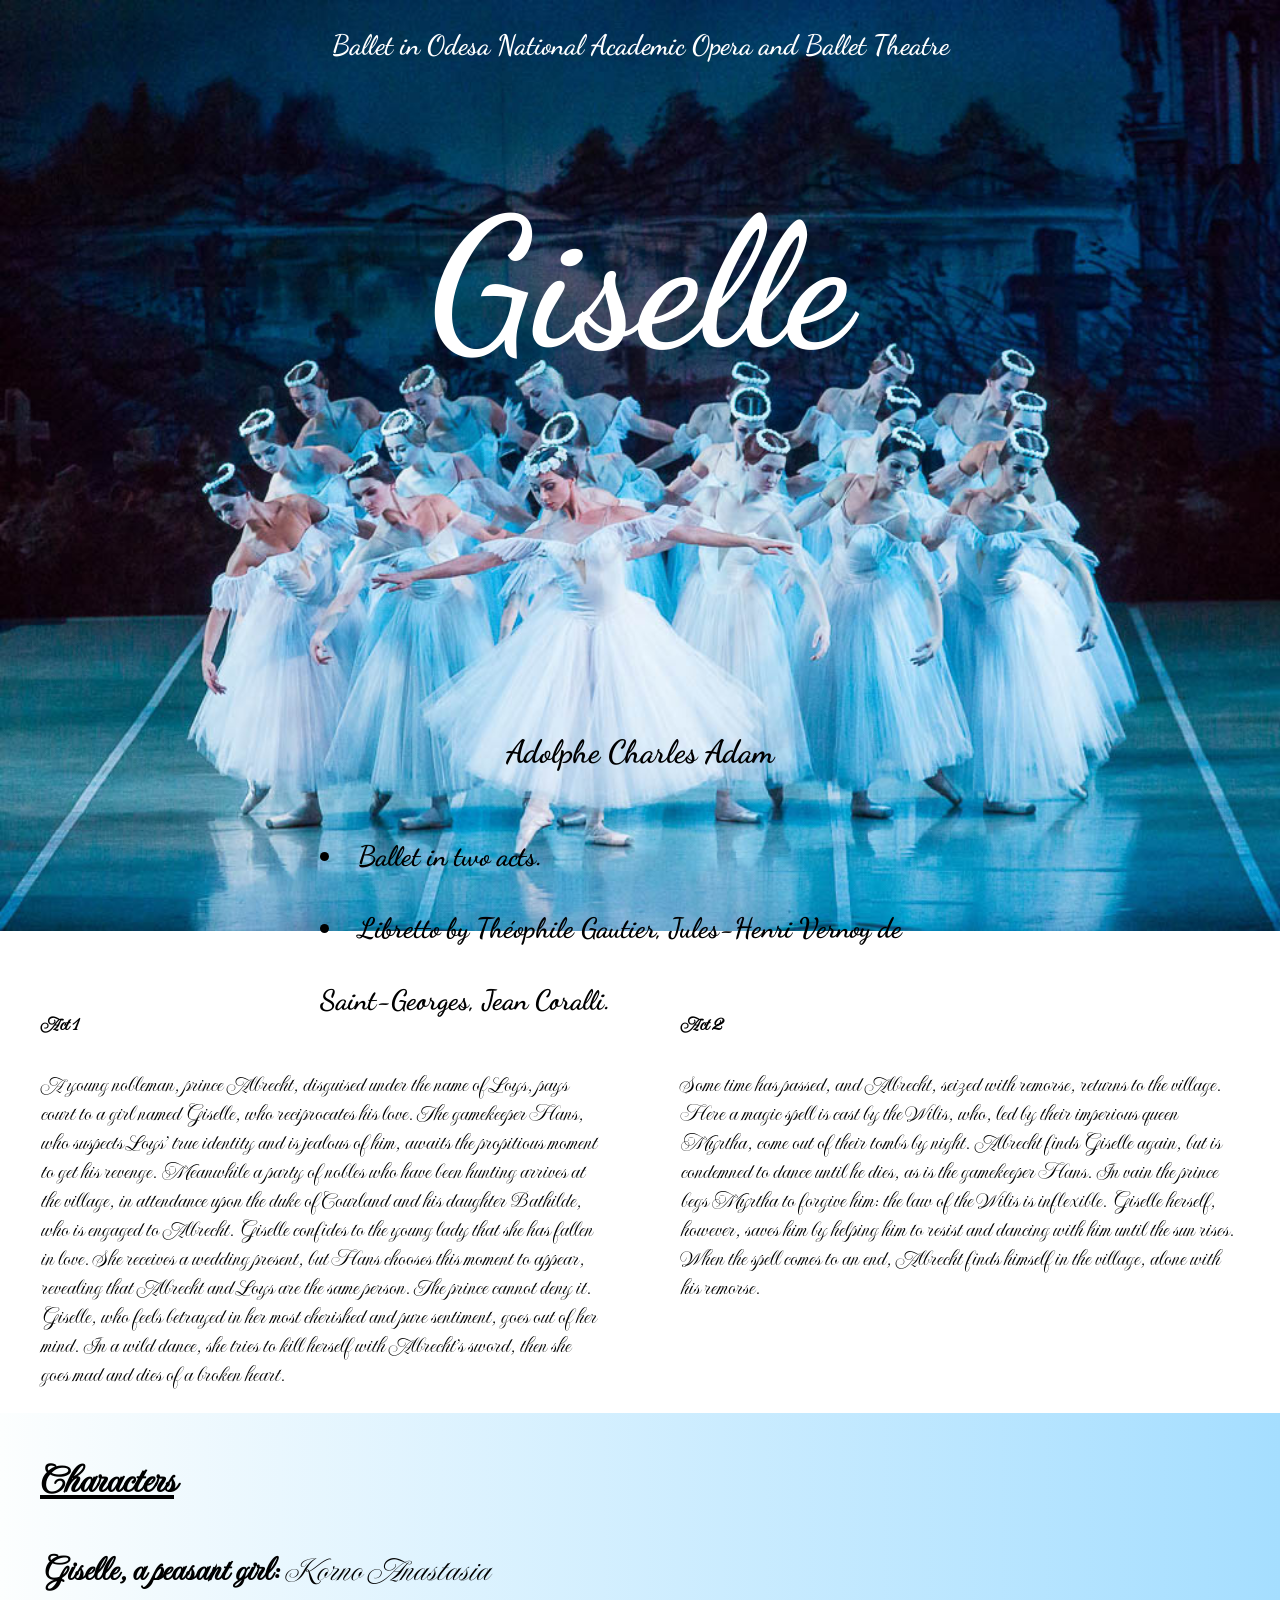
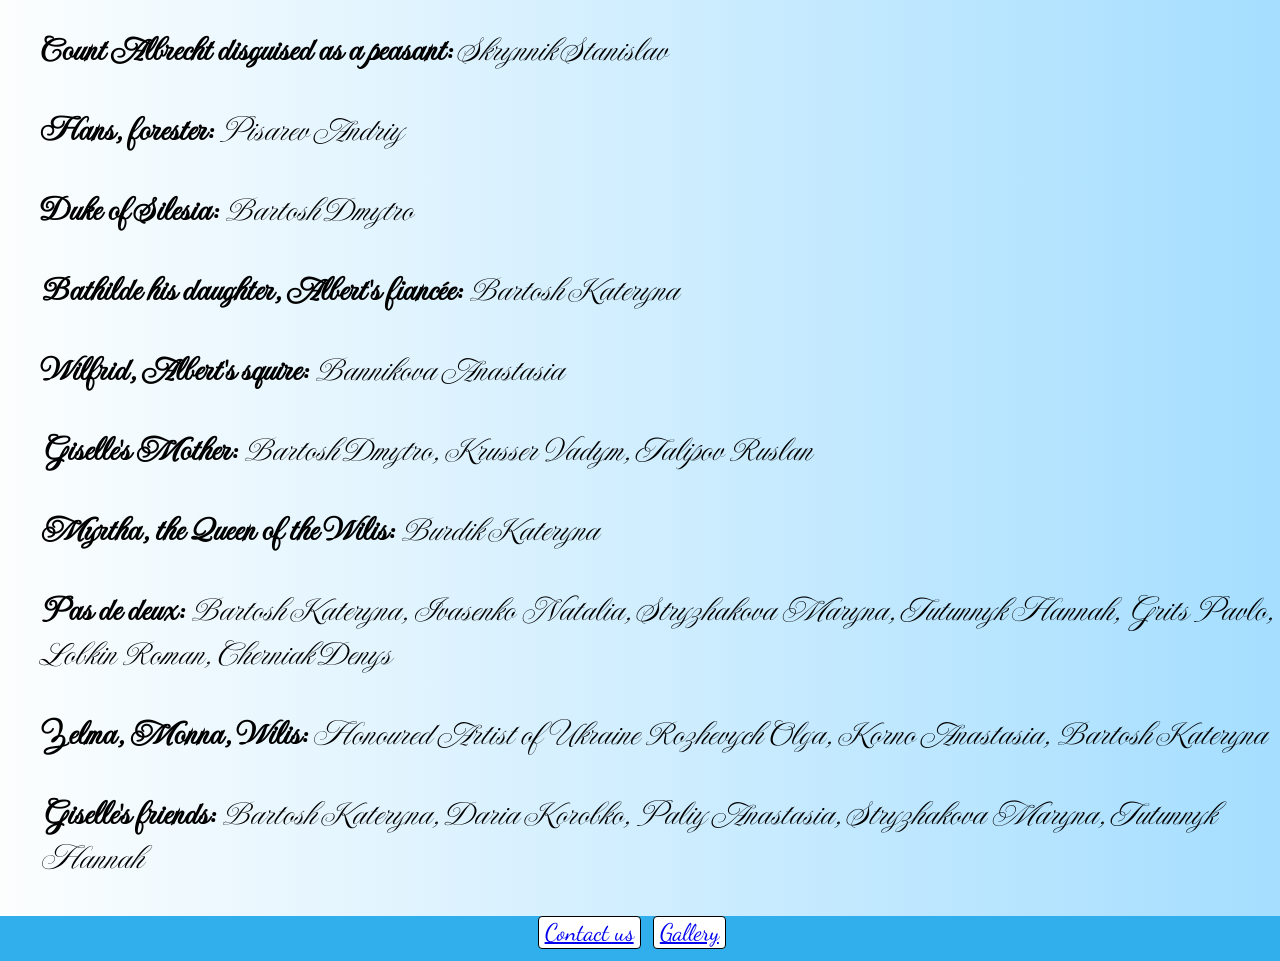
<file: DZ 21.1 HTML Boldurieva Anastasiia/Pages/index.html>
<!DOCTYPE html>
<html lang="en">
  <head>
    <meta charset="UTF-8" />
    <meta name="viewport" content="width=device-width, initial-scale=1.0" />
    <title>Giselle</title>

    <link rel="preconnect" href="https://fonts.googleapis.com" />
    <link rel="preconnect" href="https://fonts.gstatic.com" crossorigin />
    <link
      href="https://fonts.googleapis.com/css2?family=Dancing+Script:wght@400..700&display=swap"
      rel="stylesheet"
    />
    <link rel="preconnect" href="https://fonts.googleapis.com" />
    <link rel="preconnect" href="https://fonts.gstatic.com" crossorigin />
    <link
      href="https://fonts.googleapis.com/css2?family=Imperial+Script&display=swap"
      rel="stylesheet"
    />
    <link rel="stylesheet" href="style.css" />
  </head>
  <body>
    <section class="Giselle-maim-head">
      <div>
        <img src="sag_1938.jpg" class="background" />
        <h class="opera"
          >Ballet in Odesa National Academic Opera and Ballet Theatre</h
        >

        <h1 class="name">Giselle</h1>
        <h3 class="compositor">Adolphe Charles Adam</h3>
        <h4 class="Libretto">
          <li>Ballet in two acts.</li>
          <li>
            Libretto by Théophile Gautier, Jules-Henri Vernoy de Saint-Georges,
            Jean Coralli.
          </li>
        </h4>
      </div>
    </section>
    <section class="Acts">
      <div class="Act1-container">
        <h5>Act 1</h5>
        <p>
          A young nobleman, prince Albrecht, disguised under the name of Loys,
          pays court to a girl named Giselle, who reciprocates his love. The
          gamekeeper Hans, who suspects Loys’ true identity and is jealous of
          him, awaits the propitious moment to get his revenge. Meanwhile a
          party of nobles who have been hunting arrives at the village, in
          attendance upon the duke of Courland and his daughter Bathilde, who is
          engaged to Albrecht. Giselle confides to the young lady that she has
          fallen in love. She receives a wedding present, but Hans chooses this
          moment to appear, revealing that Albrecht and Loys are the same
          person. The prince cannot deny it. Giselle, who feels betrayed in her
          most cherished and pure sentiment, goes out of her mind. In a wild
          dance, she tries to kill herself with Albrecht’s sword, then she goes
          mad and dies of a broken heart.
        </p>
      </div>

      <div class="Act2-container">
        <h5>Act 2</h5>

        <p>
          Some time has passed, and Albrecht, seized with remorse, returns to
          the village. Here a magic spell is cast by the Wilis, who, led by
          their imperious queen Myrtha, come out of their tombs by night.
          Albrecht finds Giselle again, but is condemned to dance until he dies,
          as is the gamekeeper Hans. In vain the prince begs Myrtha to forgive
          him: the law of the Wilis is inflexible. Giselle herself, however,
          saves him by helping him to resist and dancing with him until the sun
          rises. When the spell comes to an end, Albrecht finds himself in the
          village, alone with his remorse.
        </p>
      </div>
    </section>

    <section class="Characters">
      <div class="characters-body">
        <h3><u>Characters</u></h3>
        <p><b>Giselle, a peasant girl:</b><i> Korno Anastasia</i></p>
        <p>
          <b>Count Albrecht disguised as a peasant:</b
          ><i> Skrynnik Stanislav</i>
        </p>
        <p><b>Hans, forester:</b> <i>Pisarev Andriy</i></p>
        <p><b>Duke of Silesia:</b> <i>Bartosh Dmytro</i></p>
        <p>
          <b>Bathilde his daughter, Albert's fiancée:</b
          ><i> Bartosh Kateryna</i>
        </p>
        <p><b>Wilfrid, Albert's squire:</b><i> Bannikova Anastasia</i></p>
        <p>
          <b>Giselle's Mother:</b>
          <i>Bartosh Dmytro, Krusser Vadym, Talipov Ruslan</i>
        </p>
        <p><b>Myrtha, the Queen of the Wilis:</b> <i>Burdik Kateryna</i></p>
        <p>
          <b>Pas de deux:</b
          ><i>
            Bartosh Kateryna, Ivasenko Natalia, Stryzhakova Maryna, Tutunnyk
            Hannah, Grits Pavlo, Lobkin Roman, Cherniak Denys</i
          >
        </p>
        <p>
          <b>Zelma, Monna, Wilis:</b>
          <i
            >Honoured Artist of Ukraine Rozhevych Olga, Korno Anastasia, Bartosh
            Kateryna</i
          >
        </p>
        <p>
          <b>Giselle's friends:</b>
          <i
            >Bartosh Kateryna, Daria Korobko, Paliy Anastasia, Stryzhakova
            Maryna, Tutunnyk Hannah</i
          >
        </p>
      </div>

      <div class="pages-link">
        <button class="link1">
          <a href="contact.html">Contact us</a>
        </button>
        <button class="link2">
          <a href="gallery.html">Gallery</a>
        </button>
      </div>
    </section>
  </body>
</html>
</file>
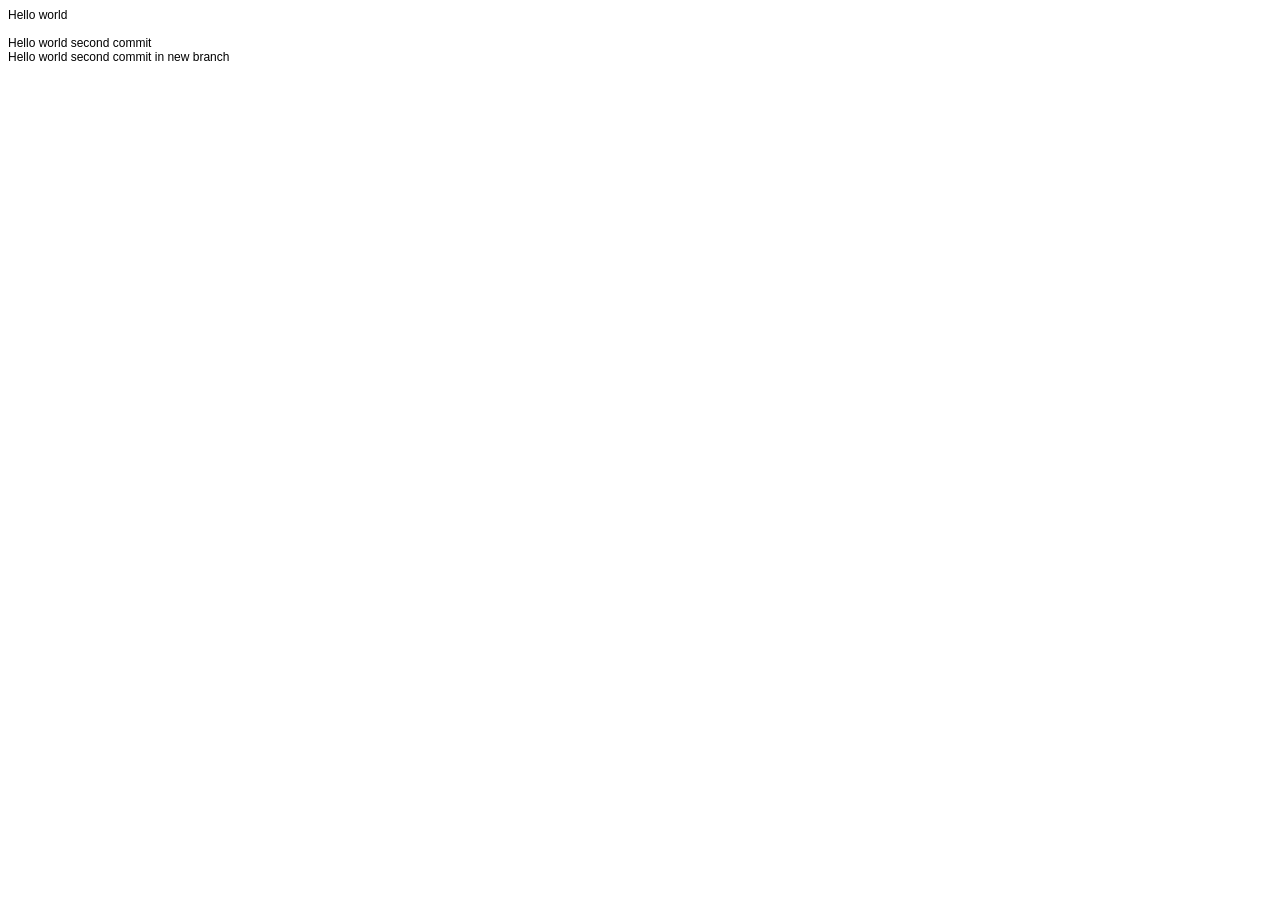
<file: QA Manual 27.01.2025.html>
<!DOCTYPE html PUBLIC "-//W3C//DTD HTML 4.01//EN" "http://www.w3.org/TR/html4/strict.dtd">
<html>
  <head>
    <meta http-equiv="Content-Type" content="text/html; charset=utf-8" />
    <meta http-equiv="Content-Style-Type" content="text/css" />
    <title></title>
    <meta name="Generator" content="Cocoa HTML Writer" />
    <meta name="CocoaVersion" content="2575.4" />
    <style type="text/css">
      p.p1 {
        margin: 0px 0px 0px 0px;
        font: 12px Helvetica;
        -webkit-text-stroke: #000000;
      }
      p.p2 {
        margin: 0px 0px 0px 0px;
        font: 12px Helvetica;
        -webkit-text-stroke: #000000;
        min-height: 14px;
      }
      span.s1 {
        font-kerning: none;
      }
    </style>
  </head>
  <body>
    <p class="p1"><span class="s1">Hello world</span></p>
    <p class="p2"><span class="s1"></span><br /></p>
    <p class="p1"><span class="s1">Hello world second commit</span></p>
    <p class="p1">
      <span class="s1">Hello world second commit in new branch</span>
    </p>
  </body>
</html>
</file>
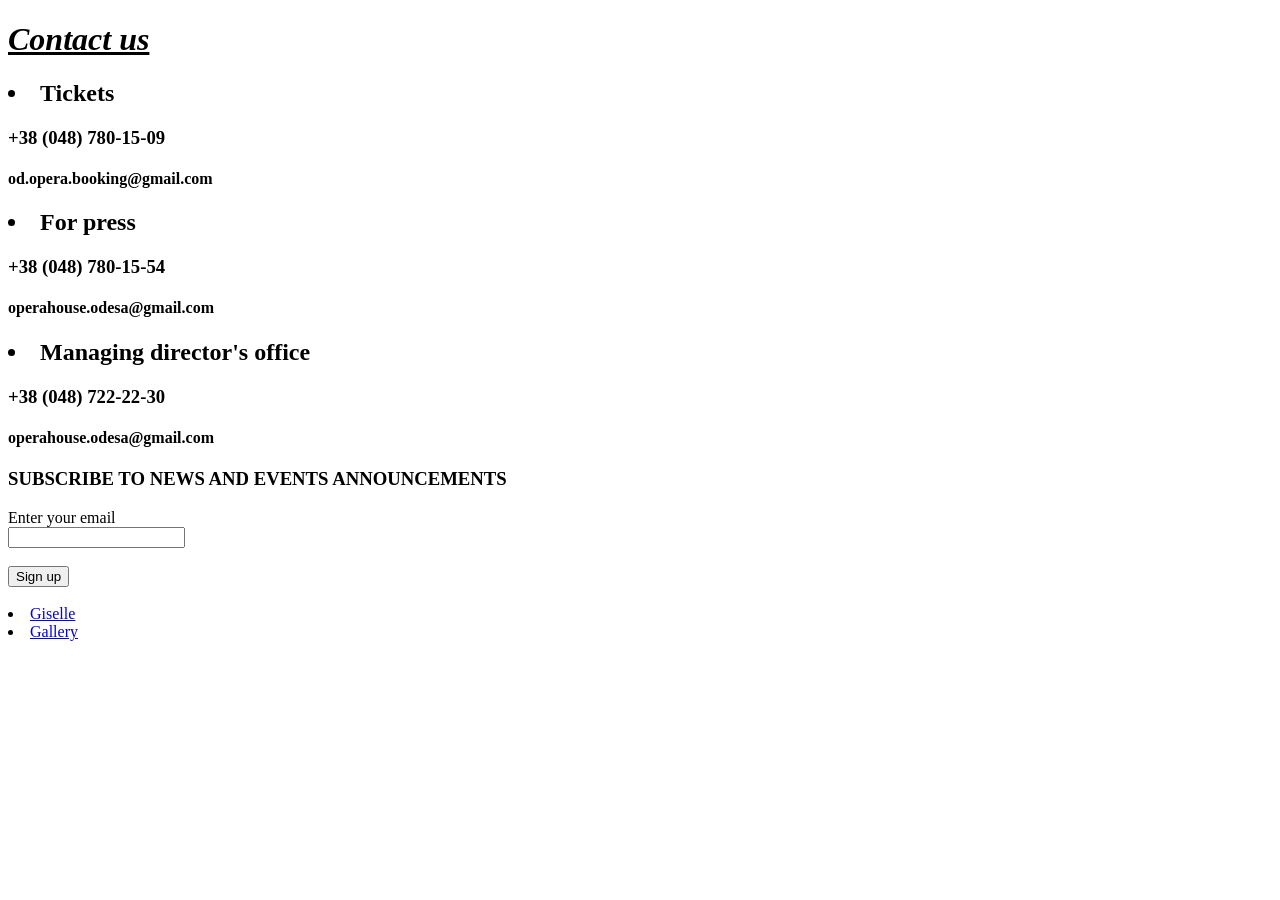
<file: DZ 21.1 HTML Boldurieva Anastasiia/Pages/contact.htm>
<!DOCTYPE html>
<html lang="en">
  <head>
    <meta charset="UTF-8" />
    <meta name="viewport" content="width=device-width, initial-scale=1.0" />
    <title>Contact us</title>
  </head>
  <body>
    <h1>
      <u><i>Contact us</i></u>
    </h1>

    <h2><li>Tickets</li></h2>
    <h3>+38 (048) 780-15-09</h3>
    <h4>od.opera.booking@gmail.com</h4>

    <h2><li>For press</li></h2>
    <h3>+38 (048) 780-15-54</h3>
    <h4>operahouse.odesa@gmail.com</h4>

    <h2><li>Managing director's office</li></h2>
    <h3>+38 (048) 722-22-30</h3>
    <h4>operahouse.odesa@gmail.com</h4>

    <h3>SUBSCRIBE TO NEWS AND EVENTS ANNOUNCEMENTS</h3>

    <form action="/submit" method="post">
      <label for="email">Enter your email</label><br />
      <input type="email" id="email" name="email" /><br /><br />
      <button type="submit">Sign up</button><br /><br />

      <li><a href="index.html">Giselle</a></li>
      <li><a href="gallery.html">Gallery</a></li>
    </form>
  </body>
</html>
</file>
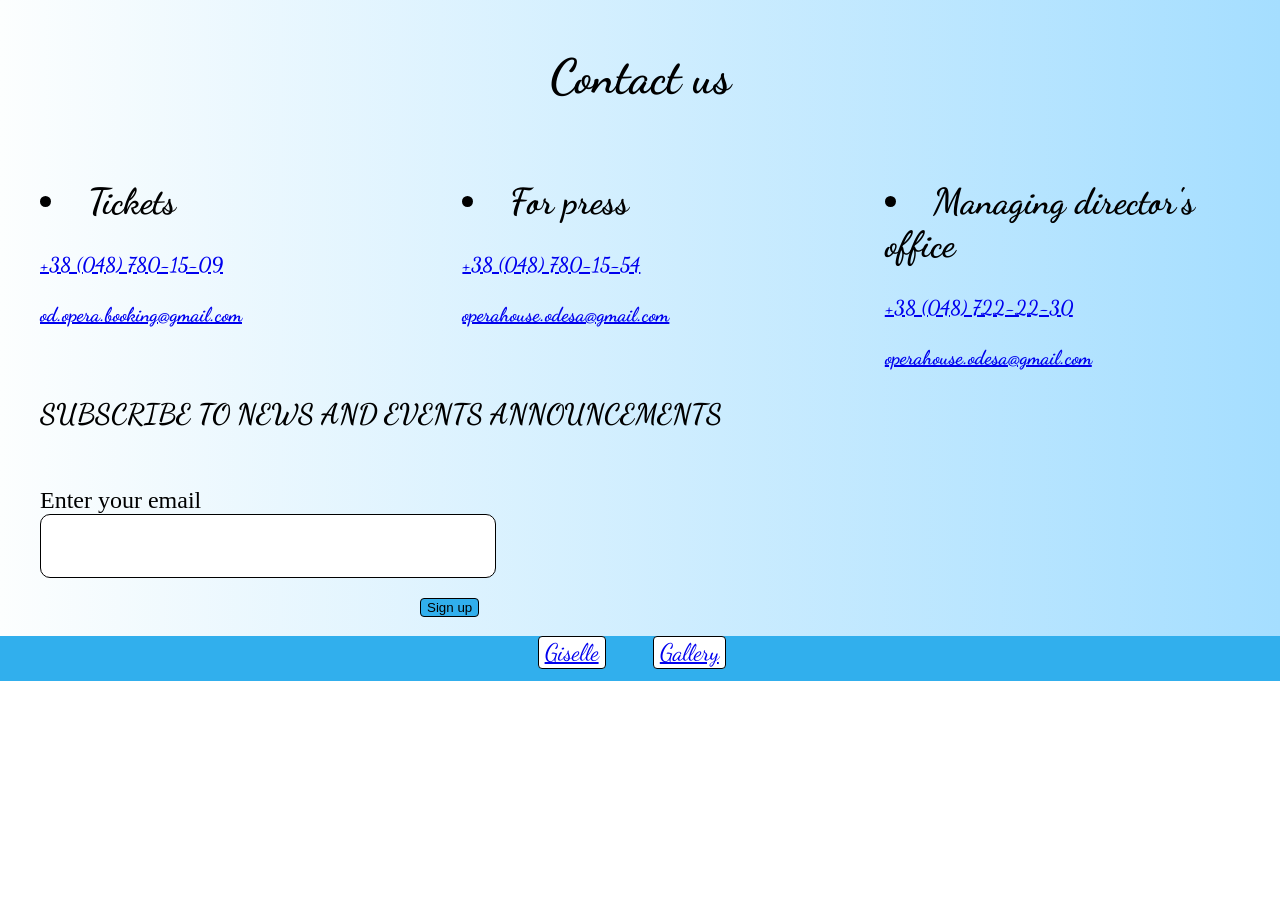
<file: DZ 21.1 HTML Boldurieva Anastasiia/Pages/contact.html>
<!DOCTYPE html>
<html lang="en">
  <head>
    <meta charset="UTF-8" />
    <meta name="viewport" content="width=device-width, initial-scale=1.0" />
    <title>Contact us</title>
    <link rel="preconnect" href="https://fonts.googleapis.com" />
    <link rel="preconnect" href="https://fonts.gstatic.com" crossorigin />
    <link
      href="https://fonts.googleapis.com/css2?family=Dancing+Script:wght@400..700&display=swap"
      rel="stylesheet"
    />
    <link rel="stylesheet" href="style.css" />
  </head>
  <body>
    <section class="main-page-contakt">
      <h1 class="contact-main-item">
        Contact us
      </h1>
      <div class="wrapper">
        <div class="contact-item-tickets">
          <h2 class="contact-title"><li>Tickets</li></h2>
          <h3 class="contact-tel">
            <a href="tel:+38 (048) 780-15-09">+38 (048) 780-15-09</a>
          </h3>
          <h4 class="contact-email">
            <a href="mailto:od.opera.booking@gmail.com"
              >od.opera.booking@gmail.com</a
            >
          </h4>
        </div>

        <div class="contact-item-press">
          <h2 class="contact-title"><li>For press</li></h2>
          <h3 class="contact-tel">
            <a href="tel:+38 (048) 780-15-54">+38 (048) 780-15-54</a>
          </h3>
          <h4 class="contact-email">
            <a href="mailto:operahouse.odesa@gmail.com"
              >operahouse.odesa@gmail.com</a
            >
          </h4>
        </div>

        <div class="contact-item-office">
          <h2 class="contact-title"><li>Managing director's office</li></h2>
          <h3 class="contact-tel">
            <a href="tel:+38 (048) 722-22-30">+38 (048) 722-22-30</a>
          </h3>
          <h4 class="contact-email">
            <a href="mailto:operahouse.odesa@gmail.com"
              >operahouse.odesa@gmail.com</a
            >
          </h4>
        </div>
      </div>

      <div class="subscribe">
        <h3>SUBSCRIBE TO NEWS AND EVENTS ANNOUNCEMENTS</h3>
      </div>

      <div class="email-item">
        <form action="/submit" method="post">
          <label class="email-title" for="email">Enter your email</label><br />
          <input
            class="fild"
            type="email"
            id="email"
            name="email"
          /><br /><br /> </div>
         <div class="button-item"> <button class="button" type="submit">Sign up</button><br /><br />
         </div></form>
      

      <div class="pages-link">
        <button class="link1">
          <a href="index.html">Giselle</a>
        </button>
        <button class="link2">
          <a href="gallery.html">Gallery</a>
        </button>
      </div>
    </section>
  </body>
</html>
</file>
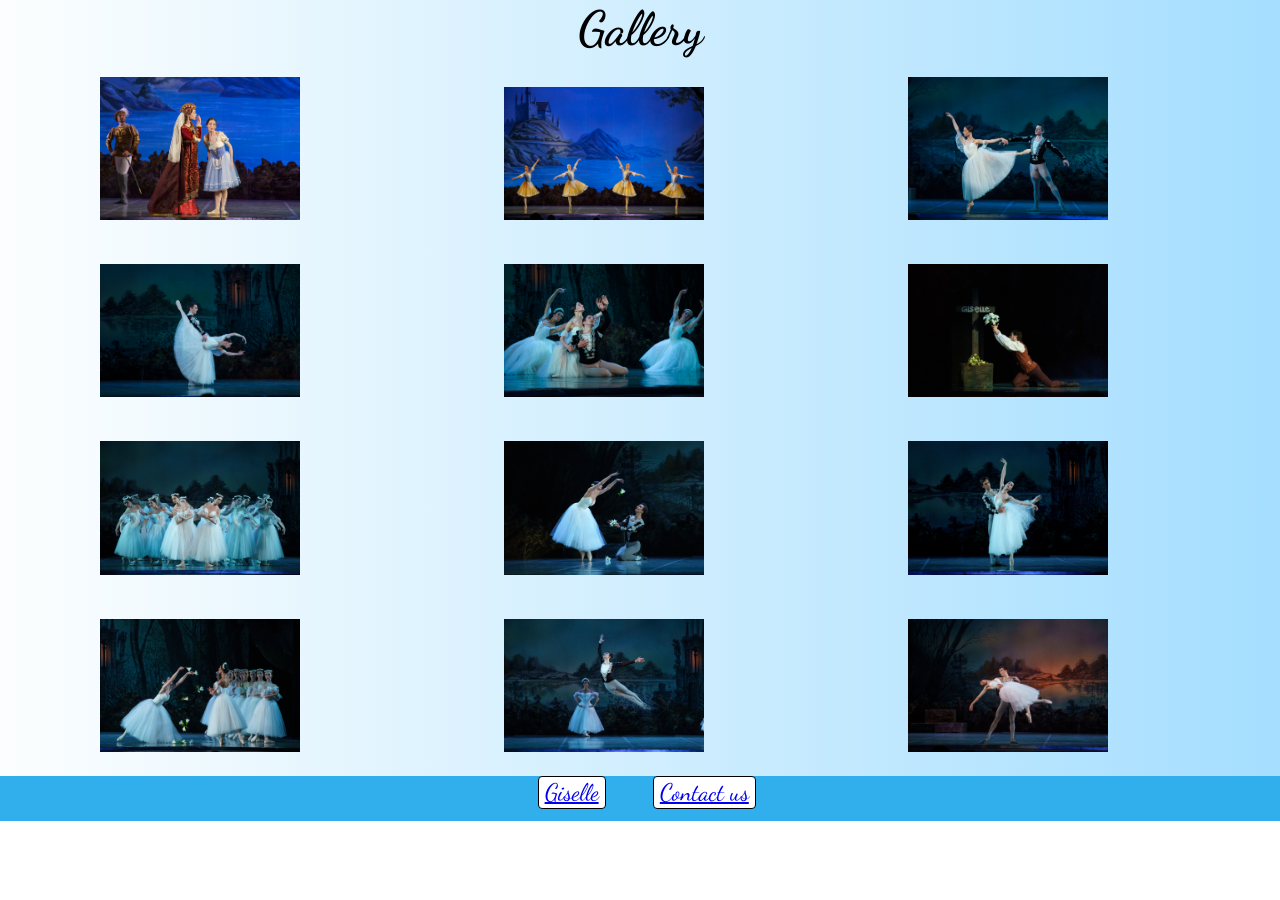
<file: DZ 21.1 HTML Boldurieva Anastasiia/Pages/gallery.html>
<!DOCTYPE html>
<html lang="en">
  <head>
    <meta charset="UTF-8" />
    <meta name="viewport" content="width=device-width, initial-scale=1.0" />
    <title>Gallery</title>
    <link rel="preconnect" href="https://fonts.googleapis.com" />
    <link rel="preconnect" href="https://fonts.gstatic.com" crossorigin />
    <link
      href="https://fonts.googleapis.com/css2?family=Dancing+Script:wght@400..700&display=swap"
      rel="stylesheet"
    />
    <link rel="stylesheet" href="style.css" />
    <script src="scripts.js"></script>
  </head>
  <body>
    <section class="main-page-gallery">
      <h1 class="gallery-maim-item">Gallery</h1>
      <div class="gallery">
        <img
          src="../Photo Giselle/dsc04215-kopyya.jpg"
          alt="Photo 1"
          onclick="openModal(this)"
        />
        <img
          src="../Photo Giselle/dsc04442-kopyya.jpg"
          alt="Photo 2"
          onclick="openModal(this)"
        />
        <img
          src="../Photo Giselle/dsc05494-kopyya.jpg"
          alt="Photo 1"
          onclick="openModal(this)"
        />
        <img
          src="../Photo Giselle/dsc05870-kopyya.jpg"
          alt="Photo 2"
          onclick="openModal(this)"
        />
        <img
          src="../Photo Giselle/dsc06129-kopyya.jpg"
          alt="Photo 1"
          onclick="openModal(this)"
        />
        <img
          src="../Photo Giselle/giselle-05.jpg"
          alt="Photo 2"
          onclick="openModal(this)"
        />
        <img
          src="../Photo Giselle/giselle-06.jpg"
          alt="Photo 1"
          onclick="openModal(this)"
        />
        <img
          src="../Photo Giselle/giselle-09.jpg"
          alt="Photo 2"
          onclick="openModal(this)"
        />
        <img
          src="../Photo Giselle/giselle-011.jpg"
          alt="Photo 1"
          onclick="openModal(this)"
        />
        <img
          src="../Photo Giselle/giselle-012.jpg"
          alt="Photo 2"
          onclick="openModal(this)"
        />
        <img
          src="../Photo Giselle/giselle-013.jpg"
          alt="Photo 1"
          onclick="openModal(this)"
        />
        <img
          src="../Photo Giselle/giselle-015.jpg"
          alt="Photo 2"
          onclick="openModal(this)"
        />
      </div>

      <div id="modal" class="modal" onclick="closeModal()">
        <span class="close">&times;</span>
        <img class="modal-content" id="modalImage" />
      </div>

      <div class="pages-link">
        <button class="link1">
          <a href="index.html">Giselle</a>
        </button>
        <button class="link2">
          <a href="contact.html">Contact us</a>
        </button>
      </div>
    </section>
  </body>
</html>
</file>
<file: DZ 21.1 HTML Boldurieva Anastasiia/Pages/style.css>
body {
    font-family: "Dancing Script", cursive;
    margin: 0;
}

.background {
    background-image: url(sag_1938.jpg);
    background-size: cover;
    background-position: center;
    width: 100%;
    display: flex;
    justify-content: center;
    align-items: center;
    color: white;
    font-size: 32px;
    text-shadow: 4px 4px 8px black;
}

.Giselle-maim-head {
    font-family: "Dancing Script", cursive;
    font-weight: 600;
    font-size: 48px;
    line-height: 150%;
    color: white;
    margin-bottom: 48px;
    margin-top: 0;
}

.name {
    font-family: "Dancing Script", cursive;
    position: absolute;
    left: 50%;
    top: 15%;
    transform: translate(-50%, -50%);
    font-size: 180px;
    
}

.opera {
    font-family: "Dancing Script", cursive;
    position: absolute;
    left: 50%;
    top: 5%;
    transform: translate(-50%, -50%);
    font-size: 28px;
    
}

.compositor {
    font-family: "Dancing Script", cursive;
    position: absolute;
    left: 50%;
    top: 80%;
    transform: translate(-50%, -50%);
    font-size: 32px;
    color: black;
    
}

.Libretto {
    font-family: "Dancing Script", cursive;
    position: absolute;
    left: 50%;
    top: 99%;
    transform: translate(-50%, -50%);
    font-size: 28px;
    color: black ;   
}

.Act1-container {
    font-family: "Imperial Script", cursive;
    font-size: 24px;
    width: 50%;    
    display: block;
    float: left;
    box-sizing: border-box;
    padding:0 40px;  
}

.Act2-container {
    font-family: "Imperial Script", cursive;
    font-size: 24px;
    width: 50%;
    float: left;
    box-sizing: border-box;
    display: block;
    padding: 0 40px;
}

.Characters {
    width:100%;
    float:left;
    background: linear-gradient(270deg, #a5deff 0%, #fcfefe 100%);
}

.characters-body {
    font-family: "Imperial Script", cursive;
    font-size: 36px;
    margin-left: 40px;
}

.pages-link {
    position: absolute;
    width:100%;
    height: 5%;
    background: rgb(49, 175, 237)
}

.link1 {
    border: 1px solid black;
    border-radius: 4px;
    background: white;
    font-family: "Dancing Script", cursive;
    font-size: 24px;
    position: absolute;
    left: 42%;
}

.link2 {
    border: 1px solid black;
    border-radius: 4px;
    background: white;
    font-family: "Dancing Script", cursive;
    font-size: 24px;
    position: absolute;
    left: 51%;
}

.main-page-contakt {
    width:100%;
    float:left;
    background: linear-gradient(270deg, #a5deff 0%, #fcfefe 100%);
}

.contact-main-item{
    font-family: "Dancing Script", cursive;
    font-size: 48px;
    position: absolute;
    left: 50%;
    transform: translate(-50%, -50%);
    margin-top: 76px;
}

.contact-item-tickets {
    font-family: "Dancing Script", cursive;
    font-size: 24px;
    width: 33%;
    float: left;
    box-sizing: border-box;
    display: block;
    padding: 0 40px;
    margin-top: 150px;
    
}

.contact-item-press {
    font-family: "Dancing Script", cursive;
    font-size: 24px;
    width: 33%;
    float: left;
    box-sizing: border-box;
    display: block;
    padding: 0 40px;
    margin-top: 150px;
}

.contact-item-office {
    font-family: "Dancing Script", cursive;
    font-size: 24px;
    width: 33%;
    float: left;
    box-sizing: border-box;
    display: block;
    padding: 0 40px;
    margin-top: 150px; 
}

.contact-tel {
    font-family: "Dancing Script", cursive;
    font-size: 20px;
}

.contact-email {
    font-family: "Dancing Script", cursive;
    font-size: 20px;
}

.subscribe {
    font-family:"Dancing Script", cursive;
    font-size: 24px;
    padding: 0px 40px;
    margin-top: 30%;
 }

 .email-item {
    margin-top: 56px;
    margin-left: 40px;
 }

 .email-title {
    font-family: "Imperial Script", cursive;
    font-size: 24px;
 }

 .fild {
    font-size: 24px;
    border: 1px solid black;
    border-radius: 10px;
    width: 450px;
    height: 60px; 
 }

.button-item{
    padding: 0 420px;
}

.button {
    border: 1px solid black;
    border-radius: 4px;
    background: rgb(49, 175, 237)
 }

.main-page-gallery {
    width:100%;
    float:left;
    background: linear-gradient(270deg, #a5deff 0%, #fcfefe 100%);
}

 .gallery-maim-item {
    font-family: "Dancing Script", cursive;
    font-size: 48px;
    width: 100%;
    display: block;
    text-align: center;
    margin: 0;
 }

 .gallery img {
  width: 200px;
  cursor: pointer;
  margin: 10px;
  transition: 0.3s;
  margin-top: 200px;
  padding: 0 80px;
  margin: 0;
  margin: 20px;
}

.modal {
  display: none;
  position: fixed;
  z-index: 1000;
  left: 0;
  top: 0;
  width: 100%;
  height: 100%;
  overflow: auto;
  background-color: rgba(0,0,0,0.8);
  justify-content: center;
  align-items: center;
}

.modal-content {
  max-width: 90%;
  max-height: 90%;
  display: block;
  margin: auto;
  box-shadow: 0 0 20px white;
}

.close {
  position: absolute;
  top: 30px;
  right: 50px;
  color: white;
  font-size: 40px;
  font-weight: bold;
  cursor: pointer;
}
</file>
